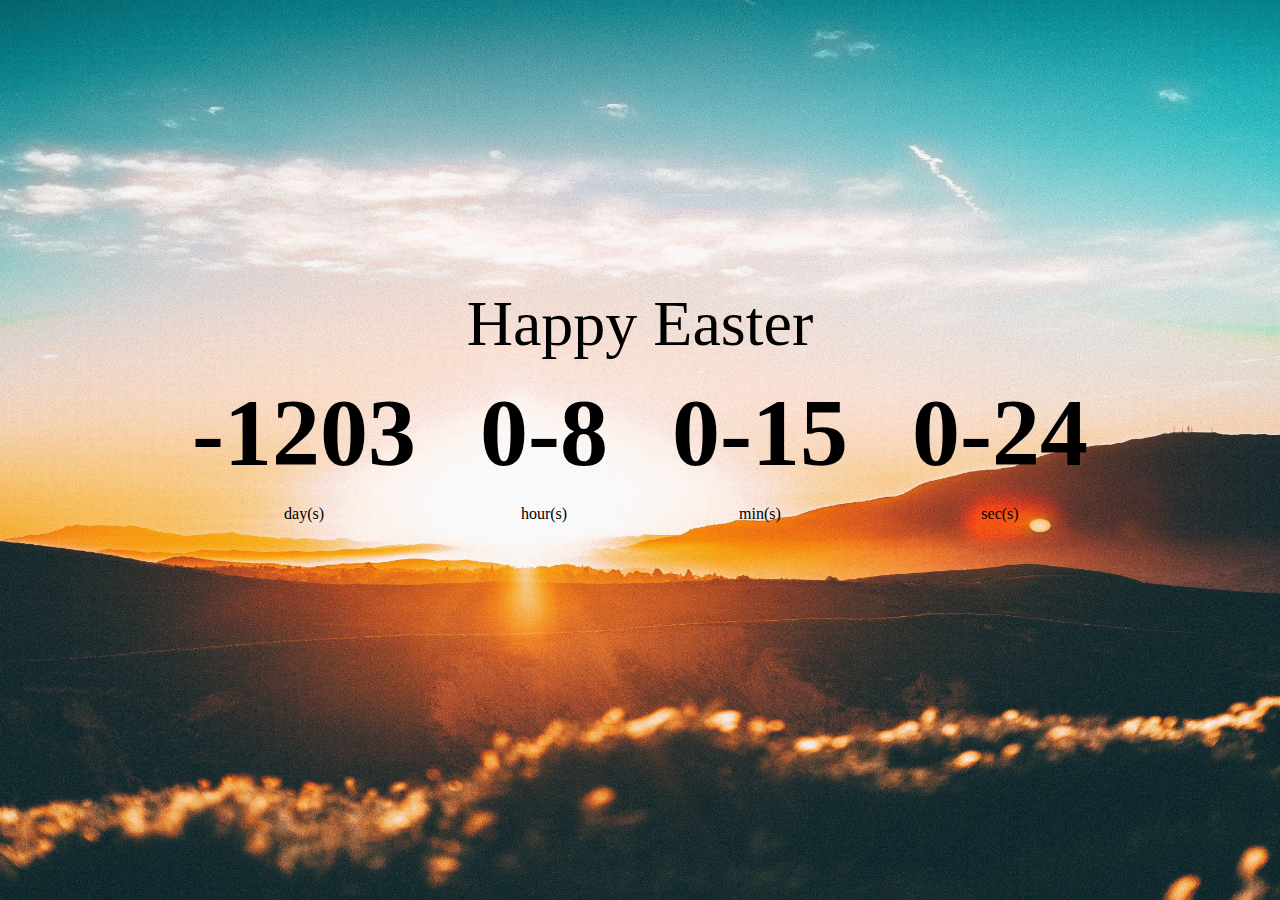
<file: index.html>
<!DOCTYPE html>
<html lang="en">
<head>
    <meta charset="UTF-8">
    <meta http-equiv="X-UA-Compatible" content="IE=edge">
    <meta name="viewport" content="width=device-width, initial-scale=1.0">
    <title>Countdown</title>
    <link rel="stylesheet" href="./assets/style.css">
</head>
<body>

    <h1>Happy Easter</h1>

    <div class="display">
        <div class="day-d">
            <p class="big-text" id="day"></p>
            <span>day(s)</span>
        </div>
        <div class="hours d" >
            <p class="big-text" id="hour"></p>
            <span>hour(s)</span>
        </div>
        <div class="min-d" >
            <p class="big-text" id="min"></p>
            <span>min(s)</span>
        </div>
        <div class="sec-d" >
            <p class="big-text" id="sec"></p>
            <span>sec(s)</span>
        </div>
    </div>
    
    <script src="./assets/script.js"></script>
</body>
</html>
</file>
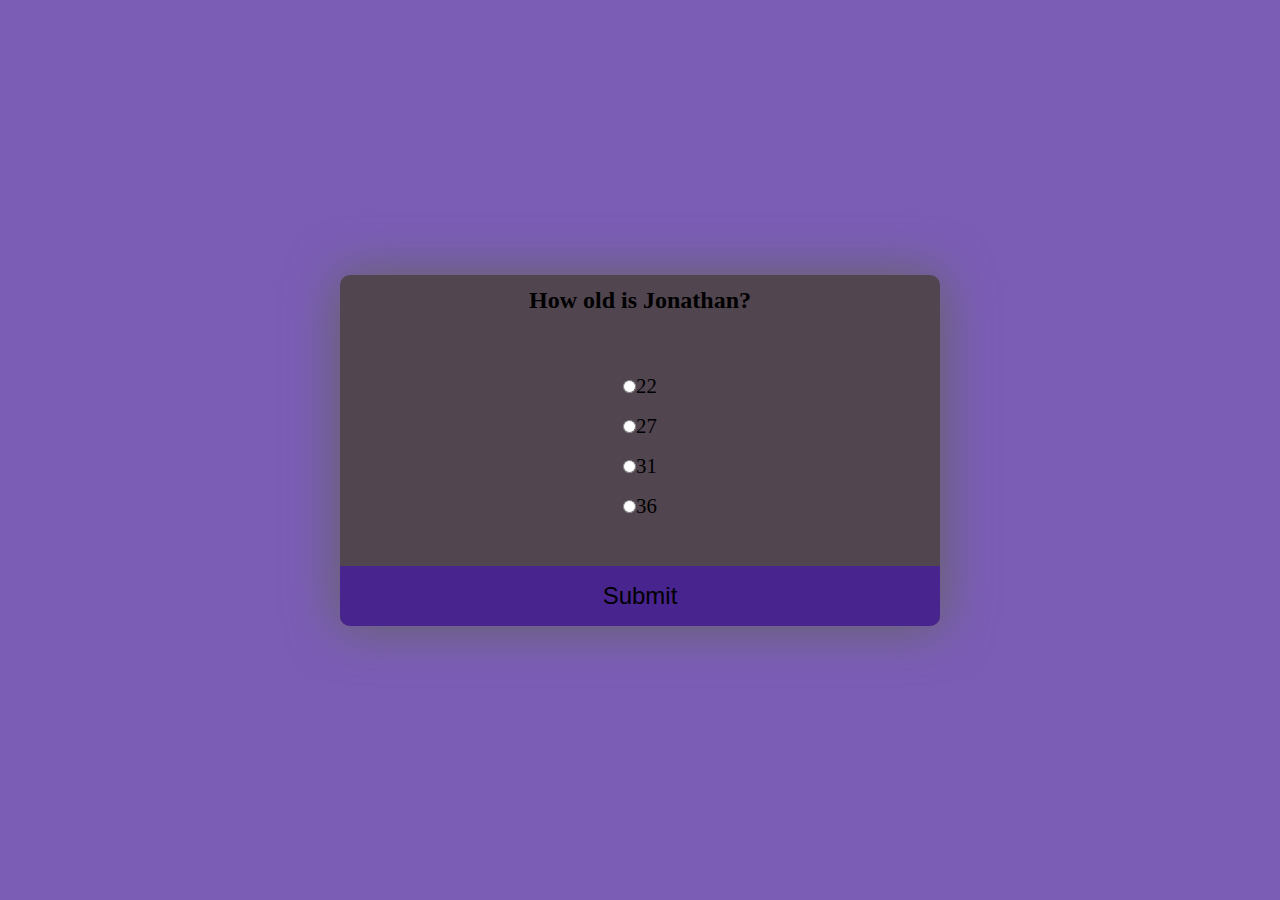
<file: assets/quiz/quiz.html>
<!DOCTYPE html>
<html lang="en">
<head>
    <meta charset="UTF-8">
    <meta http-equiv="X-UA-Compatible" content="IE=edge">
    <meta name="viewport" content="width=device-width, initial-scale=1.0">
    <title>Quiz Time</title>
    <link rel="stylesheet" href="./style-quiz.css">
</head>
<body>

    <div class="quiz-c" id="quiz">
        <h2 id="question">Question Text</h2>
        <div class="bulk-c">
            
            <ul>
                <li><input type="radio" class="answer" id="a" name="answer"><label id="a_text" for="a">Question</label></li>
                <li><input type="radio" class="answer" id="b" name="answer"><label id="b_text" for="b">Question</label></li>
                <li><input type="radio" class="answer" id="c" name="answer"><label id="c_text" for="c">Question</label></li>
                <li><input type="radio" class="answer" id="d" name="answer"><label id="d_text" for="d">Question</label></li>
            </ul>
            
        </div>
        <button id="submit">Submit</button>
    </div>

    <script src="./script-quiz.js"></script>
    
</body>
</html>
</file>
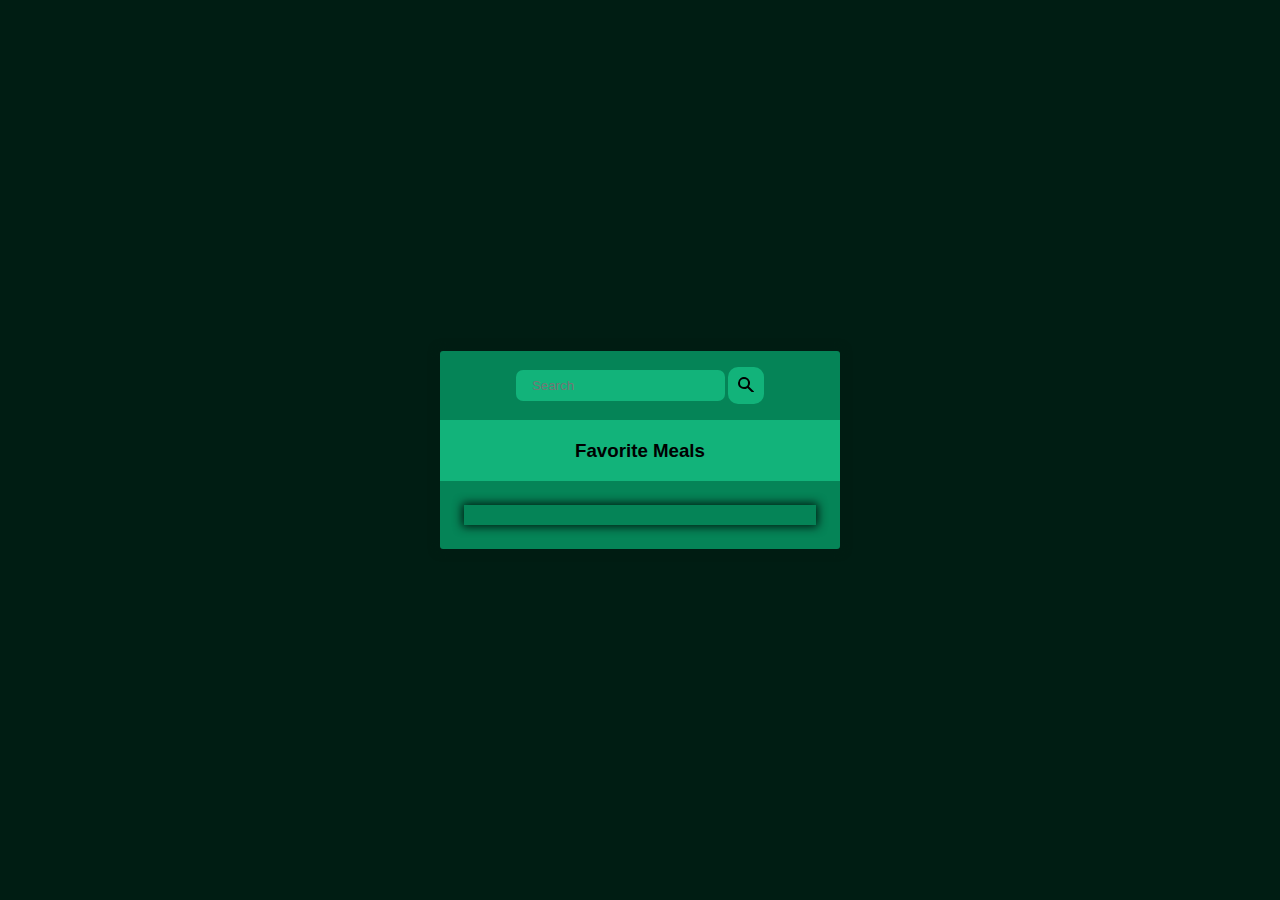
<file: assets/recipe/recipe.html>
<!DOCTYPE html>
<html lang="en">

<head>
        <meta charset="UTF-8">
        <meta http-equiv="X-UA-Compatible" content="IE=edge">
        <meta name="viewport" content="width=device-width, initial-scale=1.0">
        <link rel="stylesheet" href="./style-recipe.css">
        <title>Recipe</title>
</head>

<body>
        <div class="main-c">
                <header>
                        <input type="text" id="search_term" placeholder="Search">
                        <button id="search"><svg xmlns="http://www.w3.org/2000/svg" width="20" height="17"
                                        class="h-5 w-5" fill="currentColor">
                                        <path fill-rule="evenodd"
                                                d="M8 4a4 4 0 100 8 4 4 0 000-8zM2 8a6 6 0 1110.89 3.476l4.817 4.817a1 1 0 01-1.414 1.414l-4.816-4.816A6 6 0 012 8z"
                                                clip-rule="evenodd" />
                                </svg>
                        </button>
                </header>

                <div class="fav-c">
                        <h3>Favorite Meals</h3>

                        <ul class="fav-meals" id="fav-meals">

                        </ul>
                </div>
                <div class="meals-c" id="meals">
                        <!-- being generated in the js file -->
                </div>

                <div class="meal_info_c hidden" id="meal_popup">
                        <div class="meal_info" id="meal_info">

                                <button class="btn_close_popup" id="close_popup"><svg xmlns="http://www.w3.org/2000/svg"
                                                fill="none" viewBox="0 0 24 24" stroke-width="1.5"
                                                stroke="currentColor">
                                                <path stroke-linecap="round" stroke-linejoin="round"
                                                        d="M6 18L18 6M6 6l12 12" />
                                        </svg>
                                </button>

                                <div class="meal_instruct" id="meal_instruct">

                                </div>


                        </div>
                </div>
        </div>

        <script src="./script-recipe.js"></script>
</body>

</html>
</file>
<file: assets/style.css>
*{
    margin: 0;
    padding: 0;
}

body{
    background-image: url('./jw-sunset.jpg');
    background-repeat: no-repeat;
    background-attachment: fixed;
    background-size: 100% 100%;
    background-position: center center;
    display: flex;
    justify-content: center;
    flex-direction: column;
    align-items: center;
    min-height: 90vh;
}

h1{
    font-size: 4rem;
    font-weight: normal;
}

.big-text{
    font-size: 6rem;
    margin: 0 2rem;
    line-height: 1.5;
    font-weight: bold;
}

.display {
    display: flex;
    flex-wrap: wrap;
    align-items: center;
    text-align: center;
}
</file>
<file: assets/quiz/style-quiz.css>
*{
    margin: 0;
    padding: 0;
}

body{
    background-color: #7B5DB6;
    display: flex;
    justify-content: center;
    align-items: center;
    min-height: 100vh;
}

.quiz-c {
    display: flex;
    flex-direction: column;
    justify-content: center;
    align-items: center;
    background-color: #51454F;
    width: 600px;
    max-width: 85%;
    box-shadow: 0 0 50px 2px rgb(100, 100, 100);
    border-radius: 10px;
    overflow: hidden;
}

h2 {
    text-align: center;
    padding: 2%;
}

.bulk-c {
    background-color: none;
    padding: 2rem;
}

ul {
    list-style: none;
    padding: 0;
}
ul li {
    margin: 1rem 0;
    font-size: 1.3rem;
}

button {
    background-color: #48248E;
    display: block;
    width: 100%;
    padding: 1rem;
    font-size: 1.5rem;
    border: none;
}

button:hover {
    background-color: #31126f;
}
</file>
<file: assets/recipe/style-recipe.css>
* {
    padding: 0;
    margin: 0;
}

:root {
    --brandColorMain: #058457;
    --brandColorSec: #12B37A;
    --brandColorThird: #005A3A;
    --brandColorFourth: #001D13;
}

body {
    font-family: sans-serif;
    display: flex;
    align-items: center;
    justify-content: center;
    min-height: 100vh;
    background-color: var(--brandColorFourth);
}

.main-c {
    width: 400px;
    background-color: var(--brandColorMain);
    overflow: hidden;
    box-shadow: 0 0 10px 2px #001D13;
    border-radius: 3px;
}

header {
    padding: 1rem;
    display: flex;
    align-items: center;
    justify-content: center;
}

header input {
    border-radius: 7px;
    border: none;
    padding: 0.5rem 1rem;
    background-color: var(--brandColorSec);
}

header button {
    padding: 0.5rem;
    margin-left: 0.2rem;
    font-size: 1rem;
    background-color: #12B37A;
    border: none;
    border-radius: 10px;
}

header input:focus {
    outline: none;
    background-color: var(--brandColorThird);
}

.fav-c {
    padding: 1rem;
    text-align: center;
    background-color: var(--brandColorSec);
}

.fav-c h3 {
    padding: 1%;
}

.fav-meals {
    display: grid;
    grid-auto-flow: column;
    list-style-type: none;
    overflow: auto;
    overscroll-behavior-inline: contain;
}

.fav-meals li {
    margin: 1px;
    position: relative;
}

.fav-meals li img {
    border: 2px solid #005A3A;
    height: 75px;
    width: 75px;
    object-fit: cover;
    border-radius: 100%;
    aspect-ratio: 16/9;
}

.fav-meals li span {
    display: block;
    padding: 1%;
    font-size: 0.7rem;
}

.meals-c {
    padding: 10px;
    box-shadow: 0 0 10px 2px #001D13;
    margin: 1.5rem;
}

.meal-header {
    position: relative;
}

.meal-header .random {
    position: absolute;
    top: 1rem;
    background-color: #fff;
    padding: 0.25rem 0.5rem;
    border-top-right-radius: 3px;
    border-bottom-right-radius: 3px;
}

.meal-header img {
    width: 100%;
    height: 250px;
}

.meal-body {
    display: flex;
    align-items: center;
    justify-content: space-between;
    padding: 1rem;
}

.meal-body .fav-btn {
    border: none;
    background-color: transparent;
    font-size: 1.5rem;
    cursor: pointer;

}

.active-fill.active {
    fill: #001D13;
}

.btn_close {
    width: 10px;
    background-color: transparent;
    border: none;
    cursor: pointer;
    position: absolute;
    top: 0;
    right: 0;

}

.meal_info_c {
    position: fixed;
    background-color: rgba(0, 0, 0, 0.5);
    left: 0;
    right: 0;
    top: 0;
    bottom: 0;
    display: flex;
    align-items: center;
    justify-content: center;
    overflow: auto;

}

.meal_info_c.hidden {
    opacity: 0;
    pointer-events: none;
}

.meal_info {
    background-color: #fff;
    max-width: 700px;
    width: 95%;
    padding: 2%;
    border-radius: 5px;
    position: relative;
    overflow: auto;
}

.meal_info img {
    max-width: 300px;
    width: 50%;
    display: grid;
    align-items: center;
    padding: 10px;
    justify-content: center;
    place-items: center;
}

.meal_info h1 {
    text-align: center;
}

/* this is lowered on the top right compared to btn_close css */
.meal_info .btn_close_popup {
    width: 15px;
    background-color: transparent;
    border: none;
    cursor: pointer;
    position: absolute;
    top: 1rem;
    right: 1rem;
}
</file>
